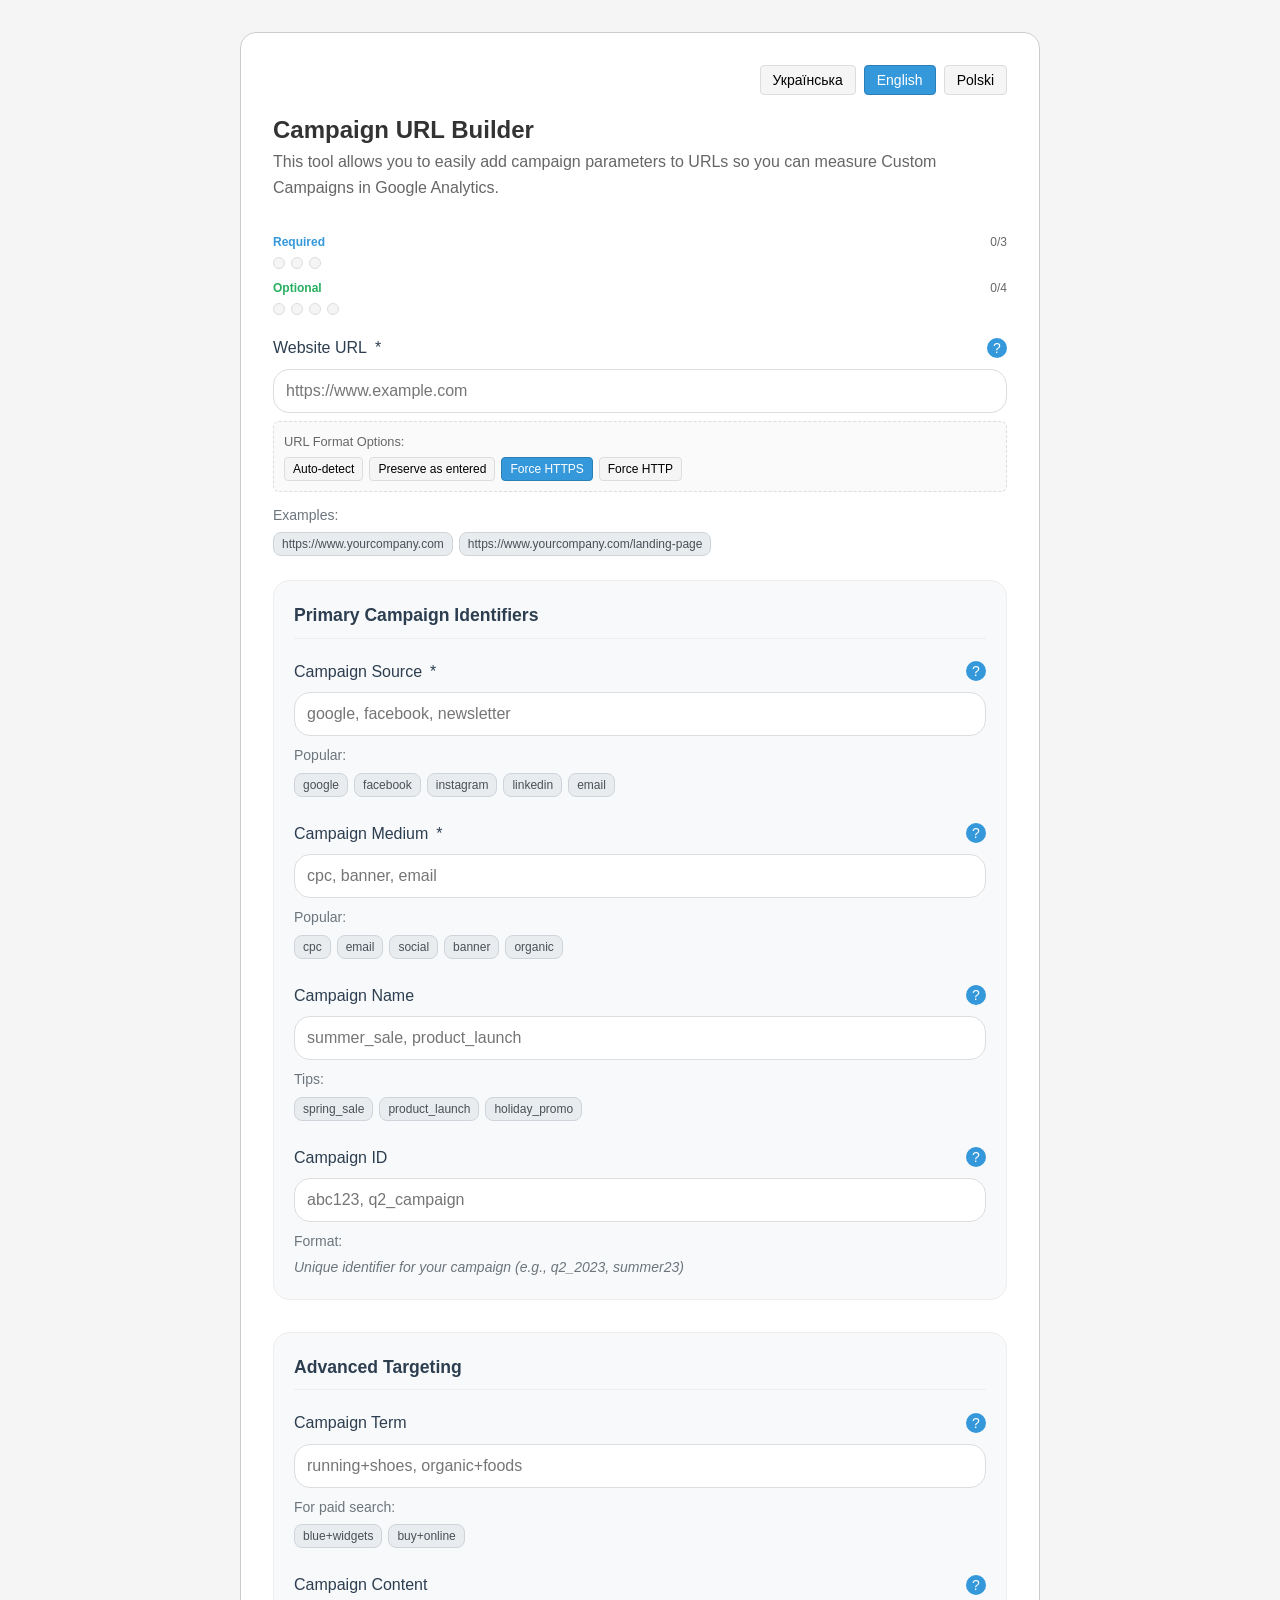
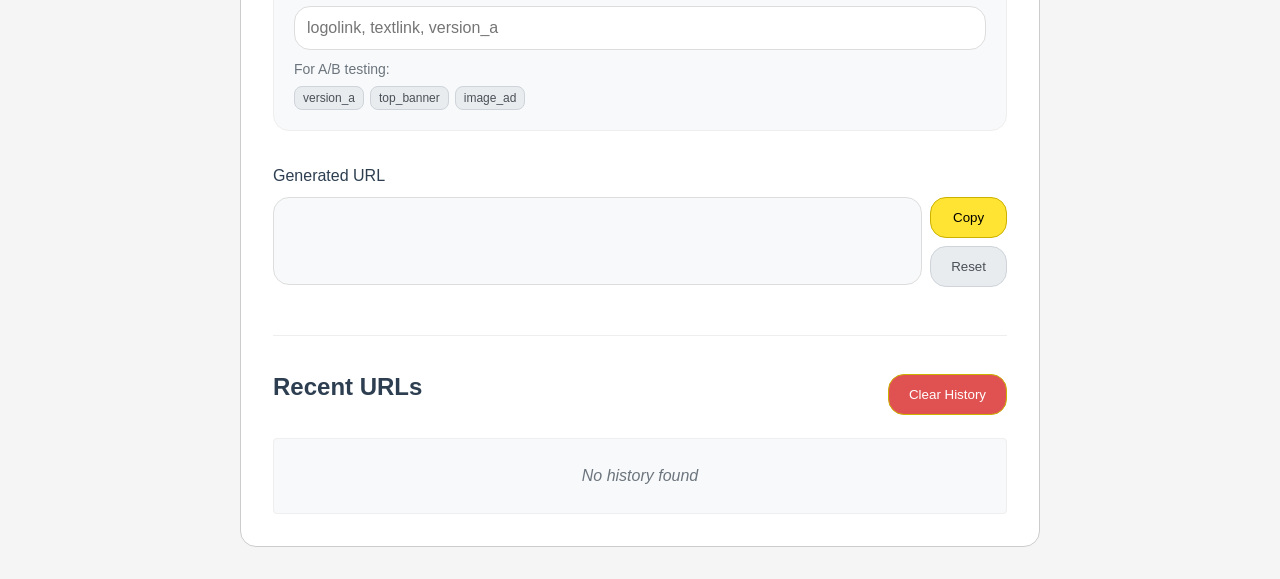
<file: webflow-code/backups-stable/v01/index.html>
<!DOCTYPE html>
<html lang="en">

<head>
    <meta charset="UTF-8">
    <meta name="viewport" content="width=device-width, initial-scale=1.0">
    <title>UTM Generator</title>
    <link rel="stylesheet" href="./css/utm-generator.css">
</head>

<body>
    <div class="utm_container box-shadow-elevation-1">
        <!-- Language switcher will be inserted here -->
        <div class="language-container"></div>

        <h2 data-i18n="general.title">Campaign URL Builder</h2>
        <p class="description" data-i18n="general.description">This tool allows you to easily add campaign parameters to
            URLs so you can measure
            Custom Campaigns in Google Analytics.</p>

        <form id="utmForm" data-utm-form="main" onsubmit="return false;">
            <div class="progress-container" data-utm-progress>
                <!-- Progress bars will be inserted here by JavaScript -->
            </div>

            <div class="form-group">
                <label for="websiteUrl">
                    <span data-i18n="formFields.websiteUrl.label">Website URL</span> *
                    <span class="tooltip-trigger" data-utm-tooltip="website-url">?</span>
                </label>
                <input type="url" id="websiteUrl" required data-i18n-placeholder="formFields.websiteUrl.placeholder"
                    placeholder="https://www.example.com" data-utm-input="website-url">
                <span class="error-message" data-utm-error="website-url"></span>

                <!-- URL Format Options -->
                <div class="url-format-options">
                    <span class="format-label" data-i18n="formFields.urlFormat.label">URL Format Options:</span>
                    <div class="format-buttons">
                        <button type="button" class="format-button active" data-utm-format="auto"
                            data-i18n="formFields.urlFormat.auto">Auto-detect</button>
                        <button type="button" class="format-button" data-utm-format="preserve"
                            data-i18n="formFields.urlFormat.preserve">Preserve as entered</button>
                        <button type="button" class="format-button" data-utm-format="https"
                            data-i18n="formFields.urlFormat.https">Force HTTPS</button>
                        <button type="button" class="format-button" data-utm-format="http"
                            data-i18n="formFields.urlFormat.http">Force HTTP</button>
                    </div>
                </div>

                <div class="input-hints">
                    <span class="hint-label" data-i18n="hints.examples">Examples:</span>
                    <div class="hint-buttons">
                        <button type="button" class="hint-button" data-i18n="hints.websiteUrlHint1"
                            data-hint-for="website-url">https://www.yourcompany.com</button>
                        <button type="button" class="hint-button" data-i18n="hints.websiteUrlHint2"
                            data-hint-for="website-url">https://www.yourcompany.com/landing-page</button>
                    </div>
                </div>
            </div>

            <!-- Grouping primary campaign identifiers -->
            <div class="form-section">
                <h3 data-i18n="formSections.primaryIdentifiers">Primary Campaign Identifiers</h3>

                <div class="form-group">
                    <label for="campaignSource">
                        <span data-i18n="formFields.campaignSource.label">Campaign Source</span> *
                        <span class="tooltip-trigger" data-utm-tooltip="campaign-source">?</span>
                    </label>
                    <input type="text" id="campaignSource" required
                        data-i18n-placeholder="formFields.campaignSource.placeholder"
                        placeholder="google, facebook, newsletter" data-utm-input="campaign-source">
                    <div class="input-hints">
                        <span class="hint-label" data-i18n="hints.popular">Popular:</span>
                        <div class="hint-buttons">
                            <button type="button" class="hint-button" data-hint-for="campaign-source">google</button>
                            <button type="button" class="hint-button" data-hint-for="campaign-source">facebook</button>
                            <button type="button" class="hint-button" data-hint-for="campaign-source">instagram</button>
                            <button type="button" class="hint-button" data-hint-for="campaign-source">linkedin</button>
                            <button type="button" class="hint-button" data-hint-for="campaign-source">email</button>
                        </div>
                    </div>
                </div>

                <div class="form-group">
                    <label for="campaignMedium">
                        <span data-i18n="formFields.campaignMedium.label">Campaign Medium</span> *
                        <span class="tooltip-trigger" data-utm-tooltip="campaign-medium">?</span>
                    </label>
                    <input type="text" id="campaignMedium" required
                        data-i18n-placeholder="formFields.campaignMedium.placeholder" placeholder="cpc, banner, email"
                        data-utm-input="campaign-medium">
                    <div class="input-hints">
                        <span class="hint-label" data-i18n="hints.popular">Popular:</span>
                        <div class="hint-buttons">
                            <button type="button" class="hint-button" data-hint-for="campaign-medium">cpc</button>
                            <button type="button" class="hint-button" data-hint-for="campaign-medium">email</button>
                            <button type="button" class="hint-button" data-hint-for="campaign-medium">social</button>
                            <button type="button" class="hint-button" data-hint-for="campaign-medium">banner</button>
                            <button type="button" class="hint-button" data-hint-for="campaign-medium">organic</button>
                        </div>
                    </div>
                </div>

                <div class="form-group">
                    <label for="campaignName">
                        <span data-i18n="formFields.campaignName.label">Campaign Name</span>
                        <span class="tooltip-trigger" data-utm-tooltip="campaign-name">?</span>
                    </label>
                    <input type="text" id="campaignName" data-i18n-placeholder="formFields.campaignName.placeholder"
                        placeholder="summer_sale, product_launch" data-utm-input="campaign-name">
                    <div class="input-hints">
                        <span class="hint-label" data-i18n="hints.tips">Tips:</span>
                        <div class="hint-buttons">
                            <button type="button" class="hint-button" data-hint-for="campaign-name">spring_sale</button>
                            <button type="button" class="hint-button"
                                data-hint-for="campaign-name">product_launch</button>
                            <button type="button" class="hint-button"
                                data-hint-for="campaign-name">holiday_promo</button>
                        </div>
                    </div>
                </div>

                <div class="form-group">
                    <label for="campaignId">
                        <span data-i18n="formFields.campaignId.label">Campaign ID</span>
                        <span class="tooltip-trigger" data-utm-tooltip="campaign-id">?</span>
                    </label>
                    <input type="text" id="campaignId" data-i18n-placeholder="formFields.campaignId.placeholder"
                        placeholder="abc123, q2_campaign" data-utm-input="campaign-id">
                    <div class="input-hints">
                        <span class="hint-label" data-i18n="hints.format">Format:</span>
                        <div class="hint-text" data-i18n="hints.campaignIdHint">Unique identifier for your campaign
                            (e.g., q2_2023, summer23)</div>
                    </div>
                </div>
            </div>

            <!-- Grouping advanced targeting options -->
            <div class="form-section">
                <h3 data-i18n="formSections.advancedTargeting">Advanced Targeting</h3>

                <div class="form-group">
                    <label for="campaignTerm">
                        <span data-i18n="formFields.campaignTerm.label">Campaign Term</span>
                        <span class="tooltip-trigger" data-utm-tooltip="campaign-term">?</span>
                    </label>
                    <input type="text" id="campaignTerm" data-i18n-placeholder="formFields.campaignTerm.placeholder"
                        placeholder="running+shoes, organic+foods" data-utm-input="campaign-term">
                    <div class="input-hints">
                        <span class="hint-label" data-i18n="hints.forPaidSearch">For paid search:</span>
                        <div class="hint-buttons">
                            <button type="button" class="hint-button"
                                data-hint-for="campaign-term">blue+widgets</button>
                            <button type="button" class="hint-button" data-hint-for="campaign-term">buy+online</button>
                        </div>
                    </div>
                </div>

                <div class="form-group">
                    <label for="campaignContent">
                        <span data-i18n="formFields.campaignContent.label">Campaign Content</span>
                        <span class="tooltip-trigger" data-utm-tooltip="campaign-content">?</span>
                    </label>
                    <input type="text" id="campaignContent"
                        data-i18n-placeholder="formFields.campaignContent.placeholder"
                        placeholder="logolink, textlink, version_a" data-utm-input="campaign-content">
                    <div class="input-hints">
                        <span class="hint-label" data-i18n="hints.forABTesting">For A/B testing:</span>
                        <div class="hint-buttons">
                            <button type="button" class="hint-button"
                                data-hint-for="campaign-content">version_a</button>
                            <button type="button" class="hint-button"
                                data-hint-for="campaign-content">top_banner</button>
                            <button type="button" class="hint-button" data-hint-for="campaign-content">image_ad</button>
                        </div>
                    </div>
                </div>
            </div>

            <div class="form-group">
                <label for="generatedUrl" data-i18n="general.generatedUrl">Generated URL</label>
                <div class="url-display">
                    <textarea data-utm-output readonly></textarea>
                    <div class="url-buttons">
                        <button data-utm-action="copy" data-i18n="general.copy">Copy</button>
                        <button data-utm-action="clear-session" class="secondary-button"
                            data-i18n="general.reset">Reset</button>
                    </div>
                </div>
            </div>
        </form>

        <div class="history-section">
            <div class="history-header">
                <h2 data-i18n="history.title">Recent URLs</h2>
                <div class="history-controls">
                    <button class="main-button is-danger" data-utm-action="clear-history"
                        data-i18n="history.clearHistory">Clear History</button>
                </div>
            </div>
            <div id="historyList" class="history-list" data-utm-list="history"></div>
        </div>
    </div>

    <script src="./js/utm-generator.js"></script>
    <script src="./js/utm-generator-tranlation.js"></script>
</body>

</html>
</file>
<file: webflow-code/backups-stable/v01/css/utm-generator.css>
/* Base styles */
* {
  margin: 0;
  padding: 0;
  box-sizing: border-box;
}

body {
  font-family: -apple-system, BlinkMacSystemFont, "Segoe UI", Roboto, Oxygen,
    Ubuntu, Cantarell, sans-serif;
  line-height: 1.6;
  color: #333;
  background-color: #f5f5f5;
}

/* Layout */
.utm_container {
  max-width: 800px;
  margin: 2rem auto;
  padding: 2rem;
  background-color: white;
  border-radius: 1rem;
  border: 1px solid #ccc;
  /* box-shadow: 0 2px 4px rgba(0, 0, 0, 0.1); */
}

@media (max-width: 768px) {
  .utm_container {
    margin: 1rem;
    padding: 1rem;
  }
}

/* Typography */
h1 {
  color: #2c3e50;
  margin-bottom: 1rem;
}

.description {
  color: #666;
  margin-bottom: 2rem;
}

/* Form Elements */
.form-group {
  margin-bottom: 1.5rem;
}

label {
  display: flex;
  align-items: center;
  margin-bottom: 0.5rem;
  color: #2c3e50;
  font-weight: 500;
  gap: 0.5rem;
}

input[type="text"],
input[type="url"] {
  width: 100%;
  padding: 0.75rem;
  border: 1px solid #ddd;
  border-radius: 1rem;
  font-size: 1rem;
  transition: border-color 0.2s;
}

input[type="text"]:focus,
input[type="url"]:focus {
  outline: none;
  border-color: #3498db;
  box-shadow: 0 0 0 2px rgba(52, 152, 219, 0.2);
}

.error-message {
  color: #e74c3c;
  font-size: 0.875rem;
  margin-top: 0.25rem;
  display: block;
}

/* URL Display */
.url-display {
  display: flex;
  gap: 0.5rem;
  position: relative;
  flex-wrap: wrap;
}

.url-display textarea {
  flex: 1;
  min-width: 200px;
  background-color: #f8f9fa;
  min-height: 2.875rem;
  padding: 0.75rem;
  border: 1px solid #ddd;
  border-radius: 1rem;
  font-size: 1rem;
  resize: none;
  overflow: hidden;
  line-height: 1.5;
  transition: border-color 0.2s;
}

.url-display textarea:focus {
  outline: none;
  border-color: #3498db;
  box-shadow: 0 0 0 2px rgba(52, 152, 219, 0.2);
}

@media (max-width: 768px) {
  .url-display {
    flex-direction: column;
  }

  .url-display textarea {
    min-height: 12rem;
  }
}

.url-buttons {
  display: flex;
  flex-direction: column;
  gap: 0.5rem;
}

.url-buttons button {
  flex: 1;
  min-height: 38px;
}

.secondary-button {
  background-color: #e9ecef;
  color: #495057;
  border: 1px solid #ced4da;
}

.secondary-button:hover {
  background-color: #dee2e6;
}

/* Buttons */
button,
.main-button {
  grid-column-gap: 0.5rem;
  grid-row-gap: 0.5rem;
  border: 1px solid #ccb100;
  border-radius: 1rem;
  background-color: #ffe433;
  color: #000;
  text-align: center;
  cursor: pointer;
  background-image: linear-gradient(#0000, #0000);
  justify-content: center;
  align-items: center;
  padding: 0.75rem 1.25rem;
  font-weight: 500;
  text-decoration: none;
  display: flex;
  position: relative;
  overflow: visible;
  transition: border 0.25s cubic-bezier(0.215, 0.61, 0.355, 1),
    background-color 0.25s cubic-bezier(0.215, 0.61, 0.355, 1),
    background-image 0.25s cubic-bezier(0.215, 0.61, 0.355, 1);
}

button:hover {
  background-color: #ffe43395;
}

.main-button.is-secondary {
  background-color: #000;
  color: #fff;
}

.main-button.is-secondary:hover {
  background-color: #00000095;
}

button.is-danger {
  background-color: #e05252;
  border-color: 1px solid #e00c00;
  color: #fff;
}

button.is-danger:hover {
  background-color: #e00c00;
}

/* Tooltips */
.tooltip-trigger {
  display: inline-flex;
  align-items: center;
  justify-content: center;
  width: 20px;
  height: 20px;
  background-color: #3498db;
  color: white;
  border-radius: 50%;
  font-size: 14px;
  cursor: help;
  position: relative;
  margin-left: auto;
}

.tooltip-trigger:hover::after {
  content: attr(data-tooltip-text);
  position: absolute;
  padding: 8px 12px;
  background-color: #2c3e50;
  color: white;
  border-radius: 4px;
  font-size: 14px;
  z-index: 1000;
  box-shadow: 0 2px 4px rgba(0, 0, 0, 0.2);
  width: max-content;
  max-width: 300px;
  white-space: normal;
  text-align: left;
  line-height: 1.4;
  bottom: calc(100% + 8px);
  right: 0;
  transform: none;
  margin: 0;
}

.tooltip-trigger:hover::before {
  content: "";
  position: absolute;
  border: 6px solid transparent;
  border-top-color: #2c3e50;
  z-index: 1001;
  bottom: calc(100% + 2px);
  right: 8px;
  transform: none;
  margin: 0;
}

/* Progress Bar */
.progress-container {
  margin-bottom: 20px;
}

.progress-label {
  display: flex;
  justify-content: space-between;
  margin-bottom: 4px;
  font-size: 12px;
  color: #666;
}

.required-label {
  color: #3498db;
  font-weight: 600;
}

.optional-label {
  color: #27ae60;
  font-weight: 600;
}

.progress-bars {
  display: flex;
  height: 8px;
  width: 100%;
  border-radius: 4px;
  overflow: hidden;
  background-color: #eee;
}

.progress-bar {
  height: 100%;
  transition: width 0.3s ease;
}

.progress-bar.required {
  background-color: #3498db;
}

.progress-bar.optional {
  background-color: #27ae60;
}

/* Progress Bar - Circles Style (New) */
.progress-sections {
  display: flex;
  flex-direction: column;
  gap: 10px;
}

.progress-section {
  display: flex;
  flex-direction: column;
  gap: 5px;
}

.progress-section .progress-label {
  display: flex;
  align-items: center;
  gap: 8px;
  margin-bottom: 0;
}

.progress-numbers {
  color: #666;
  font-weight: normal;
}

.progress-percentage {
  color: #666;
  font-weight: normal;
  font-size: 10px;
}

.progress-circles {
  display: flex;
  gap: 6px;
}

.progress-circle {
  width: 12px;
  height: 12px;
  border-radius: 50%;
  border: 1px solid #ddd;
  background-color: #f5f5f5;
  transition: all 0.3s ease;
}

.progress-circle.filled {
  border-color: transparent;
  transform: scale(1.1);
}

.progress-section.required .progress-circle.filled {
  background-color: #3498db;
}

.progress-section.optional .progress-circle.filled {
  background-color: #27ae60;
}

/* URL Format Options */
.url-format-options {
  margin: 8px 0 12px 0;
  padding: 10px;
  background-color: #f5f5f580;
  border-radius: 6px;
  border: 1px dashed #ddd;
}

.format-label {
  display: block;
  font-size: 0.8rem;
  color: #666;
  margin-bottom: 5px;
  font-weight: 500;
}

.format-buttons {
  display: flex;
  flex-wrap: wrap;
  gap: 6px;
}

.format-button {
  background-color: #f5f5f5;
  border: 1px solid #ddd;
  border-radius: 4px;
  padding: 4px 8px;
  font-size: 0.75rem;
  cursor: pointer;
  transition: all 0.2s ease;
}

.format-button:hover {
  background-color: #e9e9e9;
  border-color: #ccc;
}

.format-button.active {
  background-color: #3498db;
  color: white;
  border-color: #2980b9;
}

@media (max-width: 600px) {
  .format-buttons {
    flex-direction: column;
  }
}

/* History Section */
.history-section {
  margin-top: 3rem;
  padding-top: 2rem;
  border-top: 1px solid #eee;
}

.history-section h2 {
  color: #2c3e50;
  margin-bottom: 1rem;
  font-size: 1.5rem;
}

.history-list {
  display: flex;
  flex-direction: column;
  gap: 1rem;
}

.history-item {
  display: flex;
  flex-direction: column;
  gap: 0.5rem;
  padding: 1rem;
  background-color: #f8f9fa;
  border-radius: 4px;
  border: 1px solid #eee;
}

.history-item .meta-info {
  display: flex;
  justify-content: space-between;
  align-items: center;
}

.history-item .title {
  font-weight: 500;
  color: #2c3e50;
}

.history-item .timestamp {
  font-size: 0.75rem;
  color: #6c757d;
  font-style: italic;
  cursor: help;
  position: relative;
}

.history-item .timestamp:hover::after {
  content: attr(data-full-date);
  position: absolute;
  top: -30px;
  right: 0;
  background-color: #2c3e50;
  color: white;
  padding: 4px 8px;
  border-radius: 4px;
  font-size: 12px;
  white-space: nowrap;
  z-index: 1000;
  box-shadow: 0 2px 4px rgba(0, 0, 0, 0.2);
}

.history-item .timestamp:hover::before {
  content: "";
  position: absolute;
  top: -8px;
  right: 10px;
  border: 4px solid transparent;
  border-top-color: #2c3e50;
  z-index: 1001;
}

.history-item .url {
  font-size: 0.875rem;
  color: #666;
  word-break: break-all;
}

.history-item .actions {
  display: flex;
  gap: 0.5rem;
  justify-content: flex-end;
}

.history-item button {
  padding: 0.5rem 1rem;
  font-size: 0.875rem;
}

.history-header {
  display: flex;
  justify-content: space-between;
  align-items: center;
  margin-bottom: 1rem;
}

.history-controls {
  display: flex;
  gap: 0.5rem;
}

@media (max-width: 768px) {
  .history-item {
    flex-direction: column;
    align-items: stretch;
  }

  .history-item .actions {
    justify-content: flex-end;
  }
}

/* Empty history state */
.history-item-empty {
  padding: 1.5rem;
  text-align: center;
  color: #6c757d;
  background-color: #f8f9fa;
  border-radius: 4px;
  border: 1px solid #eee;
  font-style: italic;
}

/* Form Sections & Hints */
.form-section {
  margin-bottom: 2rem;
  padding: 1.25rem;
  background-color: #f8f9fa;
  border-radius: 1rem;
  border: 1px solid #eee;
}

.form-section h3 {
  font-size: 1.1rem;
  color: #2c3e50;
  margin-bottom: 1.25rem;
  border-bottom: 1px solid #eee;
  padding-bottom: 0.5rem;
}

.form-section .form-group:last-child {
  margin-bottom: 0;
}

.input-hints {
  margin-top: 0.5rem;
  font-size: 0.875rem;
}

.hint-label {
  color: #6c757d;
  display: inline-block;
  margin-right: 0.5rem;
  font-weight: 500;
}

.hint-buttons {
  display: flex;
  flex-wrap: wrap;
  gap: 0.375rem;
  margin-top: 0.375rem;
}

.hint-button {
  background-color: #e9ecef;
  color: #495057;
  border: 1px solid #ced4da;
  border-radius: 0.5rem;
  padding: 0.25rem 0.5rem;
  font-size: 0.75rem;
  cursor: pointer;
  transition: all 0.2s ease;
}

.hint-button:hover {
  background-color: #ced4da;
  color: #212529;
}

.hint-text {
  color: #6c757d;
  margin-top: 0.25rem;
  font-style: italic;
}

/* Recent Hints Section (to be populated by JS) */
.recent-hints {
  margin-top: 0.25rem;
}

.recent-hints-label {
  color: #6c757d;
  font-size: 0.75rem;
  margin-right: 0.5rem;
}

/**
  * UTM Generator - Language Switcher Styles
  * Version: 1.0.0
  */

.language-switcher {
  display: flex;
  gap: 8px;
  margin: 0 0 16px 0;
  justify-content: flex-end;
}

.language-button {
  background-color: #f5f5f5;
  border: 1px solid #ddd;
  border-radius: 4px;
  padding: 6px 12px;
  font-size: 14px;
  cursor: pointer;
  transition: all 0.2s ease;
}

.language-button:hover {
  background-color: #e9e9e9;
}

.language-button.active {
  background-color: #3498db;
  color: white;
  border-color: #2980b9;
}

@media (max-width: 600px) {
  .language-switcher {
    justify-content: center;
  }

  .language-button {
    padding: 8px;
    font-size: 13px;
  }
}

/* Tutorial Modal */
.tutorial-modal {
  position: fixed;
  bottom: 20px;
  right: 20px;
  background-color: #fff;
  border-radius: 8px;
  padding: 15px;
  box-shadow: 0 4px 12px rgba(0, 0, 0, 0.15);
  z-index: 1000;
  max-width: 300px;
  display: flex;
  flex-direction: column;
  gap: 10px;
  transition: transform 0.3s ease, opacity 0.3s ease;
}

.tutorial-modal.hidden {
  transform: translateY(20px);
  opacity: 0;
  pointer-events: none;
}

.tutorial-modal-title {
  font-size: 16px;
  font-weight: 600;
  color: #2c3e50;
}

.tutorial-modal-content {
  font-size: 14px;
  color: #555;
}

.tutorial-modal-buttons {
  display: flex;
  gap: 10px;
  justify-content: flex-end;
}

.tutorial-modal-buttons button {
  padding: 6px 12px;
  font-size: 14px;
  border-radius: 6px;
}

.tour-button {
  position: fixed;
  bottom: 20px;
  right: 20px;
  background-color: #3498db;
  color: #fff;
  border: none;
  border-radius: 50%;
  width: 48px;
  height: 48px;
  font-size: 24px;
  display: flex;
  align-items: center;
  justify-content: center;
  cursor: pointer;
  box-shadow: 0 4px 8px rgba(0, 0, 0, 0.15);
  z-index: 999;
  transition: transform 0.3s ease, opacity 0.3s ease;
}

.tour-button:hover {
  transform: scale(1.1);
  background-color: #2980b9;
}

.hidden {
  display: none !important;
}

.driver-overlay {
  z-index: 100000 !important;
}
</file>
